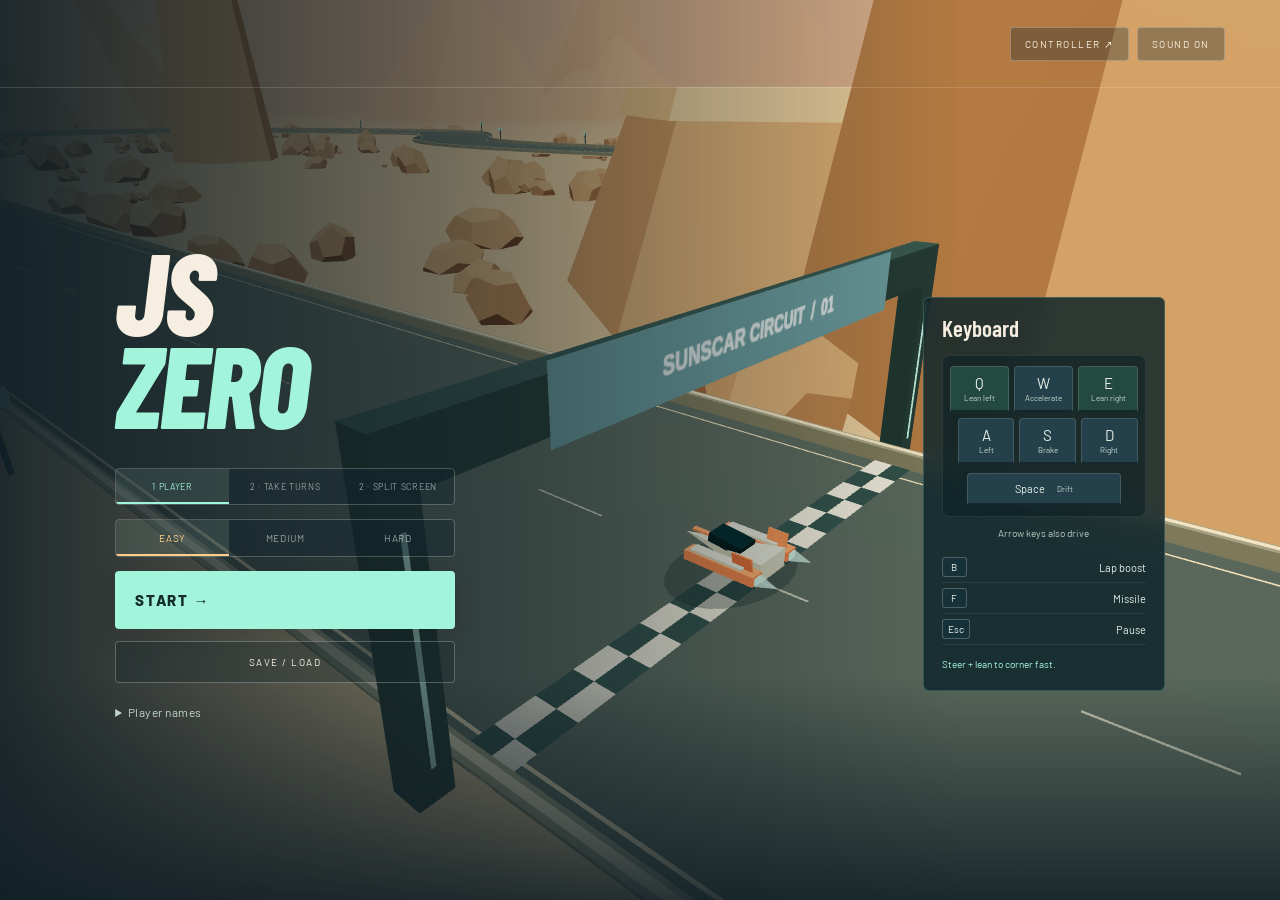
<file: index.html>
<!doctype html>
<html lang="en">
<head><meta charset="UTF-8"><meta name="viewport" content="width=device-width, initial-scale=1.0"><meta name="theme-color" content="#142427"><title>JS Zero</title>  <script type="module" crossorigin src="./assets/game-DAZKNezd.js"></script>
  <link rel="modulepreload" crossorigin href="./assets/controllers-DIOa_5-B.js">
  <link rel="modulepreload" crossorigin href="./assets/three-DtqWZ-eA.js">
  <link rel="stylesheet" crossorigin href="./assets/controllers-Cf6XSHxe.css">
</head>
<body>
  <div id="game"></div><div id="vignette"></div><div id="damage-flash"></div>
  <header><a class="wordmark" href="./" aria-label="JS Zero home"><span class="brand-icon">⋙</span> JS<span>ZERO</span></a><div class="header-actions"><a href="./controller.html" target="_blank" rel="noopener" class="icon-button">CONTROLLER ↗</a><button id="sound" class="icon-button" aria-label="Mute sound">SOUND ON</button></div></header>
  <main>
    <section id="menu" class="title-screen">
      <div class="title-content"><h1>JS<br><span>ZERO</span></h1>
      <div class="mode-switch" role="group" aria-label="Number of players"><button data-players="1" class="selected" aria-pressed="true">1 PLAYER</button><button data-players="2" aria-pressed="false">2 · TAKE TURNS</button><button data-players="split" aria-pressed="false">2 · SPLIT SCREEN</button></div>
      <div id="split-setup" hidden>
        <label>P1 · TOP<select id="input-p1" aria-label="Player 1 input"><option value="keyboard">Keyboard</option></select></label>
        <label>P2 · BOTTOM<select id="input-p2" aria-label="Player 2 input"><option value="pad:0">Controller 1 · connect & press a button</option></select></label>
        <p id="input-status" role="status"></p>
      </div>
      <div class="mode-switch difficulty-switch" role="group" aria-label="Difficulty"><button data-difficulty="easy" aria-pressed="true" title="Lighter damage, slower rivals">EASY</button><button data-difficulty="medium" aria-pressed="false" title="Original damage and rival speed">MEDIUM</button><button data-difficulty="hard" aria-pressed="false" title="Original damage, faster and steadier rivals">HARD</button></div>
      <button id="start" class="primary">START →</button><button id="menu-saves" class="icon-button">SAVE / LOAD</button><p id="menu-status" role="status" aria-live="polite"></p><p id="setup-note" hidden></p>
      <details class="play-options"><summary>Player names</summary><div id="names"><label>PLAYER 1<input id="name1" maxlength="18" value="Player 1" aria-label="Player 1 name"></label><label>PLAYER 2<input id="name2" maxlength="18" value="Player 2" aria-label="Player 2 name"></label></div><p>2 players take turns.</p></details></div>

      <aside class="keyboard-guide" aria-labelledby="keyboard-heading">
        <h2 id="keyboard-heading">Keyboard</h2>
        <div class="key-layout" aria-label="Driving keys arranged as on a keyboard">
          <div class="key-row"><span class="key-cap lean-key"><kbd>Q</kbd><small>Lean left</small></span><span class="key-cap drive-key"><kbd>W</kbd><small>Accelerate</small></span><span class="key-cap lean-key"><kbd>E</kbd><small>Lean right</small></span></div>
          <div class="key-row lower-row"><span class="key-cap drive-key"><kbd>A</kbd><small>Left</small></span><span class="key-cap drive-key"><kbd>S</kbd><small>Brake</small></span><span class="key-cap drive-key"><kbd>D</kbd><small>Right</small></span></div>
          <div class="key-row"><span class="key-cap space-key"><kbd>Space</kbd><small>Drift</small></span></div>
        </div>
        <p class="arrow-alternative">Arrow keys also drive</p>
        <dl>
          <div><dt><kbd>B</kbd></dt><dd>Lap boost</dd></div>
          <div><dt><kbd>F</kbd></dt><dd>Missile</dd></div>
          <div><dt><kbd>Esc</kbd></dt><dd>Pause</dd></div>
        </dl>
        <p class="corner-tip">Steer + lean to corner fast.</p>
      </aside>
    </section>
    <section id="world-guide" hidden aria-label="World track guide" data-theme="desert">
      <nav id="world-tabs" aria-label="Worlds"></nav><div class="guide-heading"><span id="world-number">WORLD 1</span><h2 id="world-name">Sunscar Desert</h2><span id="guide-pilot"></span></div>
      <div class="journey-map"><svg class="journey-land" viewBox="0 0 1000 470" preserveAspectRatio="xMidYMid slice" aria-hidden="true"><defs><pattern id="map-dots" width="36" height="36" patternUnits="userSpaceOnUse"><circle cx="3" cy="3" r="1" fill="currentColor" opacity=".2"/></pattern></defs><rect width="1000" height="470" fill="url(#map-dots)"/><path class="land-ridge" d="M-50 160 Q80 10 230 130 T500 90 T780 110 T1080 0 M-40 395 Q160 240 330 370 T700 390 T1080 280 M20 60 Q210 -30 350 20 M720 470 Q880 320 1060 390"/><path class="journey-road" d="M160 300 C280 330 300 130 500 160 S690 350 840 290"/><g class="map-decoration"><path d="M60 220l35-75 35 75z M880 135l30-70 35 70z M360 425l25-55 30 55z"/><circle cx="720" cy="75" r="18"/><circle cx="270" cy="100" r="9"/></g></svg><div id="track-nodes"></div></div>
      <div class="guide-actions"><button id="guide-home" class="secondary">TITLE SCREEN</button><button id="guide-race" class="primary">RACE →</button></div>
      <p id="journey-status" role="status" aria-live="polite"></p>
    </section>
    <section id="hud" hidden aria-label="Race dashboard"><div class="hud-top"><div class="pilot-panel"><div class="eyebrow" id="pilot">PLAYER 1 / SOLO RUN</div><div class="hull-label">HULL INTEGRITY <strong><span id="hp">100</span><small> HP</small></strong></div><div class="hp-track"><div id="hp-fill"></div></div></div><div class="race-place"><div class="position-panel"><span class="eyebrow">POSITION</span><strong><span id="position">8</span><small> / <span id="field-size">8</span></small></strong></div><div class="lap-panel"><span class="eyebrow">LAP</span><strong><span id="lap">01</span><small> / 03</small></strong></div></div><div class="time-panel"><span class="eyebrow">RACE TIME</span><strong id="time">00:00.00</strong><small>BEST LAP <span id="best-lap">— —</span></small></div></div><div id="race-message" role="status"></div><div id="countdown"></div><div id="launch-hint" role="status"></div><div class="hud-bottom"><div class="map-panel"><canvas id="minimap" width="240" height="190" aria-label="Track map"></canvas><span><span id="map-course">SUNSCAR CIRCUIT</span> <b id="map-number">01—01</b></span></div><div id="lean-status" hidden role="status"></div><div id="drift-meter" hidden><span id="drift-label">DRIFT</span><div class="drift-track"><div id="drift-fill"></div></div></div><div class="race-hints"><span><kbd>WASD</kbd> / <kbd>ARROWS</kbd> DRIVE</span><span><kbd>Q</kbd><kbd>E</kbd> LEAN</span><span><kbd>SPACE</kbd> DRIFT</span><span><kbd>B</kbd> BOOST</span><span><kbd>F</kbd> MISSILE</span><span><kbd>ESC</kbd> PAUSE</span></div><div class="speed-panel"><div id="missile-panel"><span>F · MISSILE</span><b id="missile-count">1</b></div><div id="boost-panel"><span id="boost-label">FINISH A LAP TO CHARGE</span><b><span id="boost-count">0</span> × BOOST</b><div class="boost-track"><div id="boost-gauge"></div></div></div><div id="momentum" hidden></div><div id="surface">ANTI-GRAV ONLINE</div><strong id="speed">000</strong><span>KM/H</span><div id="speed-line"></div></div></div></section>
    <section id="split-hud" hidden aria-label="Split-screen dashboards">
      <div class="split-dashboard" id="split-p1"><div class="split-stats"><strong class="split-name"></strong><span class="split-place"></span><span class="split-lap"></span><span class="split-hp"></span></div><div class="split-notice" role="status"></div><div class="split-bottom"><span class="split-equipment"></span><strong class="split-speed"></strong></div></div>
      <div class="split-dashboard" id="split-p2"><div class="split-stats"><strong class="split-name"></strong><span class="split-place"></span><span class="split-lap"></span><span class="split-hp"></span></div><div class="split-notice" role="status"></div><div class="split-bottom"><span class="split-equipment"></span><strong class="split-speed"></strong></div></div>
    </section>
    <section id="overlay" class="overlay" hidden><div class="dialog"><div class="eyebrow" id="result-eyebrow">RUN COMPLETE</div><h2 id="result-title">Course cleared.</h2><p id="result-copy"></p><div id="result-stats"></div><button id="continue" class="primary">RACE AGAIN <span>↗</span></button><button id="menu-button" class="secondary">BACK TO GARAGE</button></div></section>
    <div id="touch-controls" hidden><button data-control="left" aria-label="Steer left">◀</button><button data-control="right" aria-label="Steer right">▶</button><button data-control="leanLeft" aria-label="Lean left">LEAN ◀</button><button data-control="leanRight" aria-label="Lean right">LEAN ▶</button><button data-control="drift">DRIFT</button><button data-control="brake">BRAKE</button><button id="touch-boost" data-control="boost">B BOOST</button><button id="touch-fire" data-control="fire">MISSILE</button><button data-control="throttle">GO</button></div>
  </main>
</body></html>
</file>
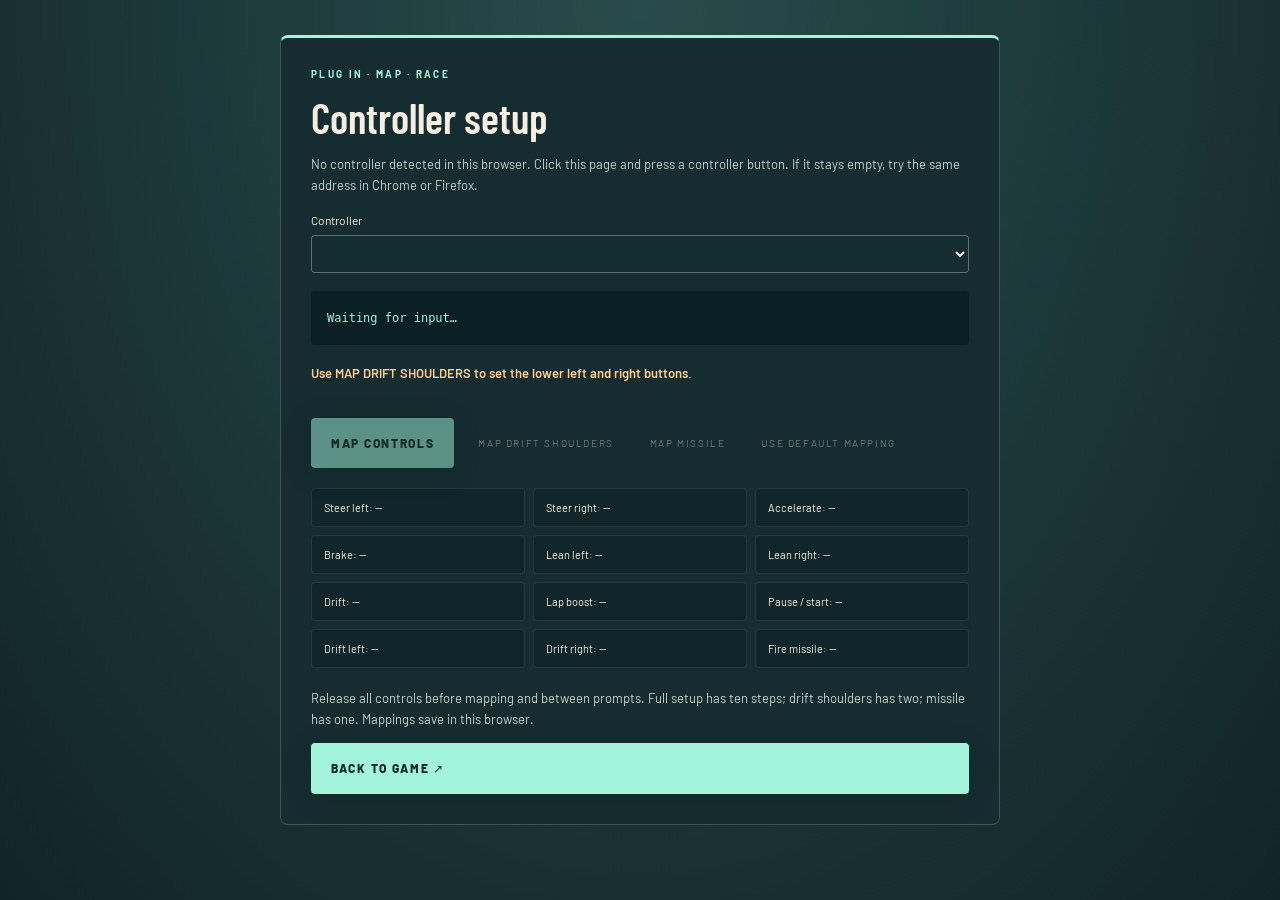
<file: controller.html>
<!doctype html><html lang="en"><head><meta charset="UTF-8"><meta name="viewport" content="width=device-width, initial-scale=1.0"><title>JS Zero — Controller Lab</title>  <script type="module" crossorigin src="./assets/controller-OOFhKgng.js"></script>
  <link rel="modulepreload" crossorigin href="./assets/controllers-DIOa_5-B.js">
  <link rel="stylesheet" crossorigin href="./assets/controllers-Cf6XSHxe.css">
</head><body class="controller-lab">    <section id="controller-panel" class="controller-overlay" role="region" aria-label="Controller setup">
      <div class="controller-dialog"><div class="eyebrow">PLUG IN · MAP · RACE</div><h2>Controller setup</h2>
      <p id="controller-status" role="status">Plug in a controller, then press a button with this page focused.</p>
      <label>Controller<select id="controller-device" aria-label="Connected controller"></select></label>
      <div id="controller-live" class="controller-live"></div>
      <p id="mapping-prompt" role="status">Use MAP DRIFT SHOULDERS to set the lower left and right buttons.</p>
      <div class="controller-actions"><button id="mapping-start" class="primary">MAP CONTROLS</button><button id="mapping-cancel" class="secondary" hidden>CANCEL MAPPING</button><button id="mapping-drift" class="secondary">MAP DRIFT SHOULDERS</button><button id="mapping-fire" class="secondary">MAP MISSILE</button><button id="mapping-reset" class="secondary">USE DEFAULT MAPPING</button></div>
      <div id="mapping-summary"></div><p class="controller-help">Release all controls before mapping and between prompts. Full setup has ten steps; drift shoulders has two; missile has one. Mappings save in this browser.</p>
      <a class="primary" href="./">BACK TO GAME ↗</a></div>
    </section></body></html>
</file>
<file: assets/controllers-Cf6XSHxe.css>
@import"https://fonts.googleapis.com/css2?family=Barlow+Condensed:wght@500;600;700;800;900&family=Barlow:wght@400;500;600;700;800&display=swap";:root{font-family:Barlow,Arial,sans-serif;color:#f6eee0;background:#142427;font-synthesis:none;--mint:#a2f4da;--orange:#ffb46d;--line:#ffffff24}*{box-sizing:border-box}body{margin:0;overflow:hidden}button,input{font:inherit}button{cursor:pointer}button:focus-visible,input:focus-visible{outline:2px solid var(--mint);outline-offset:5px}button{color:inherit}button:disabled{opacity:.5;cursor:default}[hidden]{display:none!important}#game,#game canvas,#vignette,#damage-flash{position:fixed;inset:0;width:100%;height:100%}#vignette{pointer-events:none;background:linear-gradient(90deg,#101e25ed 0%,#101e2585 37%,transparent 75%),linear-gradient(0deg,#101e25d9,transparent 25%);transition:opacity .5s}body.racing #vignette{opacity:.2}#damage-flash{pointer-events:none;background:#ff391d;opacity:0;z-index:4}header{position:fixed;top:0;left:0;right:0;height:88px;padding:0 4.3%;display:flex;align-items:center;justify-content:space-between;z-index:10;border-bottom:1px solid var(--line)}.wordmark{text-decoration:none;color:#fff;font-size:20px;font-weight:800;letter-spacing:2px;display:flex;align-items:center;gap:6px}.wordmark>span:not(.brand-icon){font-weight:400}.brand-icon{color:var(--mint);font-size:38px;margin-right:9px}.edition{font-size:10px;font-weight:600;letter-spacing:2px;color:#e5e0ceab;display:flex;gap:16px;align-items:center}.edition i{width:4px;height:4px;background:var(--mint);border-radius:100%}.icon-button{background:#17292b55;border:1px solid #ffffff40;font-size:10px;letter-spacing:1.5px;padding:10px 14px;border-radius:4px}.screen{position:absolute;inset:88px 0 0;padding:6vh 5% 110px;display:flex;justify-content:space-between;align-items:center;gap:50px}.intro{max-width:650px}.eyebrow{font-size:10px;font-weight:700;letter-spacing:2.3px;color:var(--mint);display:flex;align-items:center;gap:10px}.live-dot{height:6px;width:6px;border-radius:50%;background:var(--mint);box-shadow:0 0 12px #a2f4da88}h1{font-family:Barlow Condensed,Impact,sans-serif;font-size:clamp(62px,6.7vw,104px);line-height:.94;text-transform:uppercase;font-weight:800;letter-spacing:-1px;margin:24px 0 20px}p{line-height:1.6}.intro-copy{color:#e3e6dfb0;font-size:16px;margin:0 0 26px}.course-info{display:flex;gap:30px;padding-bottom:24px}.course-info>span{font-size:9px;letter-spacing:1.5px;color:#dce5e19c;display:flex;align-items:baseline;gap:8px}.course-info b{font-family:Barlow Condensed,Impact,sans-serif;font-size:28px;color:#fff;font-weight:600;letter-spacing:0}.race-setup{max-width:410px;border-top:1px solid var(--line);padding-top:20px}.setup-label{font-size:9px;color:#c6d3cf;letter-spacing:1.8px;margin-bottom:12px}.mode-switch{display:flex;border:1px solid #ffffff35;border-radius:4px;overflow:hidden;margin-bottom:12px}.mode-switch button{flex:1;border:0;background:#10242e66;font-size:10px;letter-spacing:.7px;padding:12px 8px;color:#ffffff8c}.mode-switch button.selected{background:#b4e4d31c;color:var(--mint);box-shadow:inset 0 -2px var(--mint)}.primary{border:0;border-radius:4px;display:flex;align-items:center;justify-content:space-between;width:100%;background:var(--mint);color:#142c2b;font-weight:800;font-size:12px;letter-spacing:1.7px;padding:18px 20px;box-shadow:0 5px 30px #0002;transition:background .15s,transform .15s}.primary:hover{background:#c5ffe9;transform:translateY(-2px)}.primary span{font-size:23px;line-height:16px}.setup-note{font-size:11px;color:#c7d3c7a1;margin-top:11px}.controls{display:flex;gap:20px;margin-top:26px;color:#d9e1d8b0;font-size:9px;letter-spacing:.5px}.controls>span{display:flex;gap:4px;align-items:center}kbd{display:inline-flex;align-items:center;justify-content:center;padding:3px 5px;min-width:20px;border:1px solid #ffffff3a;border-radius:3px;font-family:inherit;font-size:10px;color:#e3eee6;background:#13232c66}.course-card{align-self:flex-end;width:290px;flex-shrink:0;background:#14292ce8;-webkit-backdrop-filter:blur(16px);backdrop-filter:blur(16px);padding:25px;border:1px solid #d5ece42b;border-top:2px solid var(--mint);border-radius:5px;margin-bottom:12px}.course-card .eyebrow{font-size:8px;letter-spacing:1.2px;justify-content:space-between}.course-card .eyebrow span{color:#97a8a5}h2{font-family:Barlow Condensed,Impact,sans-serif;font-weight:600;font-size:36px;line-height:1.05;margin:17px 0 6px}.course-card p{font-size:12px;color:#a4b5af;margin:0}.course-tags{display:flex;gap:7px;margin:17px 0 24px}.course-tags span{font-size:8px;letter-spacing:1.5px;border:1px solid #ffffff2b;padding:5px 7px;color:#bbccc4;border-radius:3px}.course-rule{display:flex;gap:12px;align-items:center;margin:18px 0}.course-rule b{display:block;font-size:12px;font-weight:600}.course-rule small{display:block;font-size:10px;color:#a4b5af;margin-top:5px}.swatch{width:25px;height:25px;border-radius:3px;flex-shrink:0;transform:skewY(-12deg)}.swatch.boost{background:repeating-linear-gradient(0deg,#a2f4da 0 4px,#3b7c7220 4px 8px)}.swatch.rough{background:repeating-linear-gradient(45deg,#ca975d 0 2px,#977144 2px 6px)}.swatch.wall{border-top:5px solid #ffc393;background:#d3785544;border-bottom:5px solid #d37855}.record{border-top:1px solid var(--line);padding-top:20px;margin-top:24px;display:flex;justify-content:space-between;align-items:center;font-size:8px;letter-spacing:1px;color:#9fb4aa}.record strong{color:#e5ebdc;font-size:17px;font-variant-numeric:tabular-nums;font-weight:500}footer{position:absolute;bottom:24px;left:5%;right:5%;border-top:1px solid var(--line);padding-top:20px;display:flex;align-items:center;gap:25px;justify-content:space-between;font-size:8px;letter-spacing:1px;color:#e0e5d781}.worlds{display:flex;gap:18px}.worlds span{opacity:.48}.worlds .current{color:var(--mint);opacity:1}.future-note{font-size:7px;max-width:75px;line-height:1.6}#names{display:flex;gap:10px;margin-bottom:12px}#names label{width:50%;font-size:8px;letter-spacing:1px;color:#a5bbb2}input{width:100%;background:#0f252a;border:1px solid #ffffff30;border-radius:3px;padding:8px;color:#fff;font-size:12px;margin-top:5px}.hud-top{position:absolute;top:116px;left:4.3%;right:4.3%;display:flex;justify-content:space-between;align-items:flex-start;gap:35px}.pilot-panel{width:260px;padding:18px;background:#112c30bb;border:1px solid #ffffff25;border-radius:4px}.hull-label{display:flex;align-items:center;justify-content:space-between;font-size:9px;letter-spacing:1px;margin:14px 0 9px}.hull-label strong{font-size:24px;font-weight:600}.hull-label small{font-size:10px;color:#bfd4c3}.hp-track{background:#ffffff20;height:5px}.hp-track>div{background:var(--mint);height:100%;width:100%;transition:width .1s}.lap-panel{position:absolute;left:50%;transform:translate(-50%);text-align:center;text-shadow:0 2px 20px #112c30}.lap-panel .eyebrow{justify-content:center}.lap-panel strong{display:block;font-family:Barlow Condensed,Impact,sans-serif;font-size:64px;line-height:1.1;font-weight:600}.lap-panel small{font-size:26px;color:#ebeee6b0}.time-panel{text-align:right;text-shadow:0 2px 15px #000}.time-panel .eyebrow{justify-content:flex-end}.time-panel strong{font-family:Barlow Condensed,Impact,sans-serif;font-size:40px;font-weight:500;display:block;font-variant-numeric:tabular-nums}.time-panel>small{font-size:9px;letter-spacing:1px;color:#d3dfd4}.time-panel>small span{margin-left:12px}#countdown{position:absolute;top:40%;width:100%;text-align:center;font-family:Barlow Condensed,Impact,sans-serif;font-weight:800;font-size:110px;color:var(--mint);text-shadow:0 4px 40px #0008}#race-message{position:absolute;top:30%;width:100%;text-align:center;font-weight:700;font-size:14px;letter-spacing:3px;text-shadow:0 2px 12px #000}.hud-bottom{position:absolute;bottom:30px;left:4.3%;right:4.3%;display:flex;justify-content:space-between;align-items:flex-end}.map-panel{width:204px;background:#14292ca8;border:1px solid #ffffff25;border-radius:4px;padding:10px}#minimap{width:180px;height:142px}.map-panel>span{display:flex;justify-content:space-between;font-size:8px;letter-spacing:.7px;color:#c7d9ca}.map-panel b{color:var(--mint);font-weight:500}.race-hints{display:flex;gap:20px;font-size:8px;letter-spacing:1px;opacity:.75}.speed-panel{text-align:right;width:190px}.speed-panel>div:first-child{font-size:9px;letter-spacing:2px;color:var(--mint);margin-bottom:3px}.speed-panel strong{font-family:Barlow Condensed,Impact,sans-serif;font-size:94px;font-weight:600;line-height:1;letter-spacing:-2px;font-variant-numeric:tabular-nums;text-shadow:0 4px 24px #10202055}.speed-panel>span{font-size:10px;letter-spacing:1px;margin-left:9px}#speed-line{height:4px;background:var(--mint);width:0;margin-top:10px;margin-left:auto}.overlay{position:absolute;inset:88px 0 0;background:#0c1c25a0;-webkit-backdrop-filter:blur(9px);backdrop-filter:blur(9px);display:flex;align-items:center;justify-content:center;z-index:6}.dialog{width:460px;max-width:90vw;background:#152d30f5;border:1px solid #b3d4c333;border-top:3px solid var(--mint);border-radius:6px;padding:36px}.dialog h2{font-size:62px;margin:20px 0}.dialog p{font-size:14px;color:#b7cdc1}.secondary{background:transparent;border:0;color:#b7cdc1;letter-spacing:1.6px;font-size:10px;width:100%;padding:18px 0 0}#result-stats{display:flex;justify-content:space-between;border-top:1px solid var(--line);padding:18px 0;margin:20px 0 8px}#result-stats small{font-size:9px;color:#a9c7b8;letter-spacing:1px}#result-stats strong{display:block;font-family:Barlow Condensed,Impact,sans-serif;font-size:30px;font-weight:500;margin-top:5px}#touch-controls{position:absolute;bottom:10px;left:10px;right:10px;display:flex;gap:10px;z-index:5}#touch-controls button{touch-action:none;-webkit-user-select:none;user-select:none;background:#122c31c9;border:1px solid #d5ffe970;border-radius:8px;padding:20px;color:var(--mint)}#touch-controls button:nth-child(3){margin-left:auto}@media(max-height:800px)and (min-width:851px){.screen{padding-top:24px;padding-bottom:82px}h1{font-size:85px;margin:18px 0}.intro-copy{margin-bottom:14px}.course-info{padding-bottom:15px}.race-setup{padding-top:14px}.controls{margin-top:18px}.course-card{padding:20px}.course-rule{margin:14px 0}.course-tags{margin-bottom:16px}footer{bottom:18px;padding-top:14px}}@media(max-width:1100px){.edition{display:none}.course-card{width:260px}.screen{gap:20px}footer>span:first-child{display:none}.controls{gap:12px}.race-hints{display:none}}@media(max-width:850px){header{height:65px;padding:0 5%}.wordmark{font-size:15px}.brand-icon{font-size:30px}.screen{inset:65px 0 0;padding:28px 6% 65px;align-items:center}.intro{max-width:500px}h1{font-size:clamp(58px,10vw,90px)}.course-card{display:none}footer{bottom:15px;padding-top:12px}.worlds{gap:12px;font-size:7px}.future-note{display:none}.hud-top{top:85px}.pilot-panel{width:190px;padding:12px}.pilot-panel .eyebrow{font-size:8px}.time-panel strong{font-size:30px}.lap-panel strong{font-size:48px}.hud-bottom{bottom:95px}.map-panel{width:150px}#minimap{width:128px;height:100px}.map-panel>span{font-size:6px}.speed-panel strong{font-size:65px}.speed-panel{width:155px}.overlay{inset:65px 0 0}}@media(max-height:650px){.screen{overflow:auto;align-items:flex-start;padding-bottom:70px}.intro .eyebrow{font-size:8px}h1{font-size:60px;margin:12px 0}.intro-copy{margin-bottom:12px}.course-info{padding-bottom:12px}.course-info b{font-size:22px}.race-setup{padding-top:10px}.controls{margin-top:15px}footer{display:none}.course-card{display:none}.hud-top{top:75px}.hud-bottom{bottom:18px}.map-panel{width:145px}#minimap{width:120px;height:95px}.dialog{padding:22px}.dialog h2{font-size:46px;margin:12px 0}#result-stats{margin-top:10px;padding:12px 0}}#drift-meter{position:absolute;left:50%;bottom:50px;transform:translate(-50%);width:240px;text-align:center;padding:12px;background:#152d30d9;border:1px solid #ffce8955;border-radius:4px}#drift-label{font-size:9px;letter-spacing:1px;color:#ffce89}.drift-track{height:4px;background:#ffffff25;margin-top:9px}#drift-fill{height:100%;width:0;background:#ffce89}.controls{flex-wrap:wrap;row-gap:8px}#touch-controls button{padding:16px 13px}@media(max-width:600px){#drift-meter{bottom:165px;width:210px}}#lean-status{position:absolute;left:50%;bottom:120px;transform:translate(-50%);padding:9px 14px;background:#152d30df;border:1px solid #a2f4da70;border-radius:4px;color:var(--mint);font-size:10px;letter-spacing:1.5px;white-space:nowrap}@media(max-width:600px){#lean-status{bottom:235px}#touch-controls{display:grid;grid-template-columns:repeat(7,minmax(0,1fr));gap:5px}#touch-controls button{font-size:9px;padding:14px 2px;margin:0;min-width:0}}.race-place{position:absolute;left:50%;transform:translate(-50%);display:flex;align-items:center;gap:28px;text-shadow:0 2px 18px #102428}.race-place .eyebrow{justify-content:center}.position-panel{text-align:center}.position-panel strong{display:block;font-family:Barlow Condensed,Impact,sans-serif;font-size:84px;line-height:1;color:#a2f4da}.position-panel small{font-size:27px;color:#f6eee0}.race-place .lap-panel{position:static;transform:none}.race-place .lap-panel strong{font-size:43px}.race-place .lap-panel small{font-size:20px}#boost-panel{margin-bottom:20px;padding:12px;background:#182635e6;border:1px solid #c99eff65;border-radius:4px;text-align:left}#boost-panel.active{border-color:#e0b8ff;box-shadow:0 0 20px #aa70ff45}#boost-label{display:block;font-size:8px;letter-spacing:1px;color:#dfc7ff}#boost-panel b{display:block;font-size:14px;font-weight:600;color:#dfc7ff;margin-top:6px}.boost-track{height:4px;background:#ffffff20;margin-top:9px}#boost-gauge{height:100%;width:0;background:#c79fff}#surface{font-size:9px;letter-spacing:2px;color:var(--mint);margin-bottom:3px}.race-hints{gap:12px}@media(max-width:850px){.race-place{gap:16px}.position-panel strong{font-size:58px}.race-place .lap-panel strong{font-size:32px}.position-panel small{font-size:20px}#boost-panel{padding:9px;margin-bottom:12px}#boost-label{font-size:7px}}@media(max-width:600px){.hud-top{top:78px;gap:8px}.pilot-panel{width:140px;padding:8px}.pilot-panel .eyebrow{font-size:6px;letter-spacing:.7px}.hull-label{font-size:7px}.race-place{left:50%;top:84px;gap:14px}.position-panel strong{font-size:54px}.time-panel strong{font-size:27px}#race-message{top:35%;font-size:10px;letter-spacing:1px}#touch-controls{grid-template-columns:repeat(4,minmax(0,1fr));gap:5px}.hud-bottom{bottom:120px}#lean-status{bottom:250px}#drift-meter{bottom:180px}}@media(max-width:600px){#touch-controls button:nth-child(3){margin-left:0}}.header-actions{display:flex;gap:8px;align-items:center}.header-actions a{text-decoration:none;color:inherit}.course-picker{display:block;font-size:9px;letter-spacing:1.4px;color:var(--mint);margin-bottom:14px}select{display:block;width:100%;padding:10px;margin-top:7px;background:#132d31;color:#f6eee0;border:1px solid #ffffff50;border-radius:4px;font:inherit;font-size:12px}.controller-lab{overflow:auto;background:radial-gradient(ellipse at top,#284c4b,#122428);min-height:100vh}.controller-overlay{padding:35px 18px}.controller-dialog{max-width:720px;margin:auto;padding:30px;background:#152d30;border:1px solid #ffffff30;border-top:3px solid var(--mint);border-radius:8px}.controller-dialog h2{margin:15px 0;font-size:42px}.controller-dialog p{font-size:13px;color:#bed4ca}.controller-dialog label{font-size:12px}.controller-live{white-space:pre-wrap;overflow-wrap:anywhere;padding:16px;background:#0a2024;border-radius:4px;margin:18px 0;font:12px/1.9 monospace;color:#a2f4da}.controller-actions{display:flex;gap:12px;align-items:center;flex-wrap:wrap}.controller-actions button{width:auto}.controller-actions .secondary{padding:12px}.controller-dialog a{text-decoration:none}#mapping-prompt{min-height:42px;color:#ffcc92;font-weight:600}#mapping-summary{display:grid;grid-template-columns:repeat(3,1fr);gap:8px;margin:20px 0}#mapping-summary div{font-size:11px;padding:12px;background:#10262a;border:1px solid #ffffff15;border-radius:4px}#mapping-summary .input-active{background:#a2f4da;color:#10262a}@media(max-width:600px){#mapping-summary{grid-template-columns:repeat(2,1fr)}.header-actions{gap:5px}.header-actions .icon-button{font-size:8px;padding:9px}.controller-dialog{padding:18px}}@media(max-height:800px)and (min-width:851px){h1{font-size:72px}.screen{padding-top:15px}.course-picker{margin-bottom:10px}.course-info{padding-bottom:10px}.controls{margin-top:12px}}@media(min-width:851px)and (max-height:800px){.screen{align-items:flex-start;padding-top:24px}h1{font-size:64px;margin:14px 0}.intro-copy{margin-bottom:10px}.course-info{padding-bottom:8px}.race-setup{padding-top:10px}.mode-switch,#names{margin-bottom:9px}.setup-note{margin-top:8px}.controls{margin-top:10px}.course-picker{margin-bottom:9px}}.title-screen{position:absolute;inset:88px 0 0;display:flex;align-items:center;padding:30px 9%;overflow:auto}.title-content{width:340px;max-width:100%;padding-bottom:25px}.title-content h1{font-size:clamp(88px,9vw,148px);font-style:italic;line-height:.81;letter-spacing:-3px;margin:0 0 38px}.title-content h1 span{color:var(--mint)}.title-content .mode-switch{margin-bottom:14px}.title-content .primary{font-size:15px;padding:20px}.play-options{margin-top:22px;color:#c2d6cd;font-size:12px}.play-options summary{cursor:pointer;letter-spacing:.5px}.play-options p{font-size:12px}.play-options #names{margin-top:18px}.title-content #names label{width:100%}body:not(.racing) header .wordmark{visibility:hidden}.title-screen .setup-note{display:none}#world-guide{position:absolute;inset:88px 0 0;overflow:auto;background:#1d3436f5;padding:24px 6% 26px;--world:#efba78;--land:#846b4d;--map:#b09268;color:#f8f1df}#world-guide[data-theme=cavern]{--world:#c5a2ff;--land:#4d435c;--map:#514765;background:#161b2bf5}#world-guide[data-theme=ocean]{--world:#83e7e6;--land:#347c84;--map:#326776;background:#103346f5}#world-tabs{display:flex;justify-content:center;gap:10px}#world-tabs button{padding:10px 16px;background:none;border:1px solid #ffffff25;border-radius:30px;color:#c1cfc9;font-size:11px;letter-spacing:.6px}#world-tabs button.selected{border-color:var(--world);color:var(--world);background:#ffffff09}#world-tabs .future-world:not(.selected){opacity:.5}.guide-heading{text-align:center;margin:22px auto 10px}.guide-heading>span{font-size:10px;letter-spacing:2px;color:var(--world)}.guide-heading h2{font-size:44px;margin:7px 0 12px}.guide-heading #guide-pilot{color:#f8f1df;letter-spacing:1px}.journey-map{position:relative;max-width:1000px;height:360px;margin:auto;border:1px solid #ffffff15;border-radius:28px;overflow:hidden;background:var(--map);box-shadow:0 30px 65px #0003,inset 0 0 80px #0002}.journey-land{position:absolute;width:100%;height:100%;color:#fff2cf}.land-ridge{fill:none;stroke:var(--land);stroke-width:25;opacity:.4}.journey-road{fill:none;stroke:#fff5d7;stroke-width:5;stroke-linecap:round;stroke-dasharray:2 14;opacity:.65}.map-decoration{fill:var(--land);opacity:.7}#track-nodes{position:absolute;inset:0}.track-node{position:absolute;width:22%;border:1px solid #ffffff20;border-radius:14px;background:#172929d9;padding:13px 12px 15px;transform:translate(-50%,-50%);color:#f7f5e9;box-shadow:0 12px 20px #0003}.track-node.node-0{left:17%;top:61%}.track-node.node-1{left:50%;top:40%}.track-node.node-2{left:83%;top:60%}.track-node svg{width:100%;height:95px;display:block;margin:5px auto}.track-node path{fill:none;stroke:var(--world);stroke-width:6;stroke-linecap:round;stroke-linejoin:round}.track-node strong{display:block;font-family:Barlow Condensed,Impact,sans-serif;font-size:24px;font-weight:600}.track-node small{display:block;font-size:8px;letter-spacing:1.2px;margin-top:7px;color:#d6e1d7}.track-node.current{border:2px solid var(--world);box-shadow:0 0 0 6px #ffffff0c,0 15px 30px #0005}.node-number{display:grid;place-items:center;width:26px;height:26px;margin:-27px auto 0;border-radius:50%;background:var(--world);color:#243033;font-weight:800}.track-node.locked{opacity:1;background:#434b4cf2;color:#b9c0bd;box-shadow:none;cursor:default}.track-node.locked path{stroke:#949f9a}.track-node.locked .node-number{background:#727f7b;color:#c2cbc7}.track-node.locked small{color:#a7b1ad}.track-node.cleared:not(.current){border-color:#9de4c08c}.guide-actions{display:flex;max-width:1000px;margin:20px auto 0;align-items:center;justify-content:space-between;gap:20px}.guide-actions .primary{width:240px;background:var(--world)}.guide-actions .secondary{width:auto;padding:14px 0;color:#dce6df}@media(max-width:850px){.title-screen{inset:65px 0 0;padding:30px 8%}#world-guide{inset:65px 0 0;padding:22px 4%}.guide-heading h2{font-size:38px}.journey-map{height:340px}.track-node{width:28%;padding:12px 8px}.track-node strong{font-size:20px}.track-node svg{height:85px}.track-node.node-0{left:16%;top:64%}.track-node.node-2{left:84%;top:64%}#world-tabs button{font-size:9px;padding:10px}.guide-heading{margin-top:20px}}@media(max-width:520px){#world-tabs{gap:5px}#world-tabs button{font-size:8px;padding:9px 7px}.journey-map{height:350px}.track-node{width:29%;padding:12px 5px}.track-node strong{font-size:17px}.track-node svg{height:65px}.track-node small{font-size:7px;letter-spacing:.5px}.guide-heading h2{font-size:32px}.guide-actions .primary{width:180px}.title-content h1{font-size:105px}}@media(max-height:700px){.title-content h1{font-size:94px;margin-bottom:24px}.title-screen{align-items:flex-start;padding-top:28px}.guide-heading{margin:12px auto 6px}.guide-heading h2{font-size:34px;margin:5px 0}.journey-map{height:290px}.guide-actions{margin-top:12px}.track-node svg{height:70px}}#momentum{font-size:10px;letter-spacing:1px;color:#ffcf89;margin-bottom:7px}.difficulty-switch button.selected{color:#ffcf89;box-shadow:inset 0 -2px #ffcf89}#world-tabs{flex-wrap:wrap}#world-guide[data-theme=fire]{--world:#ffb06e;--land:#6f3c41;--map:#924a3d;background:#321c2bf5}#world-guide[data-theme=ice]{--world:#b8eeff;--land:#4c859f;--map:#77aabc;background:#243e54f5}#world-guide[data-theme=city]{--world:#e5a9ff;--land:#434170;--map:#4d4974;background:#19172ef5}#track-nodes[data-count="5"] .track-node{width:17%;padding:12px 7px}#track-nodes[data-count="5"] .track-node strong{font-size:20px}#track-nodes[data-count="5"] .track-node svg{height:82px}#track-nodes[data-count="5"] .node-0{left:11%;top:61%}#track-nodes[data-count="5"] .node-1{left:30.5%;top:40%}#track-nodes[data-count="5"] .node-2{left:50%;top:61%}#track-nodes[data-count="5"] .node-3{left:69.5%;top:40%}#track-nodes[data-count="5"] .node-4{left:89%;top:61%}@media(max-width:650px){.journey-map:has([data-count="5"]){height:480px}#track-nodes[data-count="5"] .track-node{width:28%}#track-nodes[data-count="5"] .node-0{left:17%;top:29%}#track-nodes[data-count="5"] .node-1{left:50%;top:24%}#track-nodes[data-count="5"] .node-2{left:83%;top:29%}#track-nodes[data-count="5"] .node-3{left:33%;top:74%}#track-nodes[data-count="5"] .node-4{left:67%;top:74%}}#missile-panel{display:flex;justify-content:space-between;align-items:center;gap:18px;padding:8px 10px;margin-bottom:8px;background:#ffb87918;border:1px solid #ffb87955;color:#ffd6a9;font-size:10px;letter-spacing:1px}#missile-count{font-size:20px}#missile-panel.empty{opacity:.45}.pilot-panel[data-warning="1"] .hull-label{color:#ff9a85}.pilot-panel[data-warning="2"] .hull-label{color:#ff6049;text-shadow:0 0 10px #ff301a88}#journey-status{max-width:1000px;margin:8px auto;color:var(--mint);font-size:12px;min-height:1em}.save-menu{width:660px;max-width:calc(100vw - 32px);max-height:calc(100dvh - 32px);overflow:auto;background:#14292d;color:#f6eee0;border:1px solid #a2f4da55;border-top:3px solid var(--mint);border-radius:8px;padding:28px;box-shadow:0 24px 100px #0008}.save-menu::backdrop{background:#081b26bb;-webkit-backdrop-filter:blur(8px);backdrop-filter:blur(8px)}.save-heading{display:flex;align-items:center;justify-content:space-between;gap:20px}.save-heading h2{margin:0;font-size:36px}.save-heading button{flex-shrink:0}.save-current{margin:14px 0 20px;color:#b7cdc1;font-size:13px}.save-current-row{display:flex;align-items:center;justify-content:space-between;gap:14px;margin:14px 0 20px}.save-current-row .save-current{margin:0}.save-current-row button{flex-shrink:0}.save-menu .save-danger{color:#ffb49b;border-color:#ffb49b66}.save-confirm>div{flex-wrap:wrap}.save-slot{display:flex;justify-content:space-between;align-items:center;gap:20px;padding:18px 0;border-top:1px solid var(--line)}.save-slot h3{font-size:17px;margin:8px 0 4px;font-weight:600}.save-slot p{font-size:13px;margin:0 0 5px;color:#dae5df}.save-slot small{font-size:11px;color:#aac1b7}.save-slot-actions{display:flex;gap:8px;flex-shrink:0}.save-slot-actions button:first-child{color:var(--mint);border-color:#a2f4da66}.save-slot-actions button:disabled{opacity:.3}.save-confirm{padding:14px;background:#ffffff09;border:1px solid #ffb46d66;border-radius:4px}.save-confirm p{margin:0 0 12px;font-size:13px}.save-confirm>div{display:flex;gap:12px}.save-confirm [data-confirm]{color:var(--orange)}.save-status{font-size:13px;color:var(--mint);margin:14px 0;min-height:1.6em}.save-note{font-size:11px;color:#aac1b7;margin:0}@media(max-width:520px){.guide-actions{flex-wrap:wrap;gap:12px}.guide-actions .primary{width:100%}.save-menu{padding:20px}.save-heading{gap:10px}.save-heading h2{font-size:30px}.save-current-row{align-items:flex-start;flex-direction:column}.save-slot{align-items:flex-start;flex-direction:column;gap:12px}.save-slot-actions{align-self:flex-end}.save-slot h3{font-size:16px}}#menu-saves{width:100%;margin-top:12px;padding:14px}#menu-status{font-size:12px;color:var(--mint);margin:8px 0;min-height:0}#menu-status:empty{display:none}.save-slot{display:grid;grid-template-columns:minmax(0,1fr) 186px;gap:18px}.save-slot-actions{display:grid;grid-template-columns:1fr 1fr;gap:8px}.save-slot-actions button{padding:10px 8px;font-size:9px;letter-spacing:.6px}.save-naming{display:flex;gap:8px;align-items:center;margin-top:10px}.save-naming input{min-width:0;margin:0}.save-naming button{padding:9px;letter-spacing:.5px;font-size:9px}.save-slot .eyebrow{overflow-wrap:anywhere}#launch-hint{position:absolute;top:calc(40% + 116px);width:100%;text-align:center;font-size:12px;letter-spacing:1.5px;font-weight:700;color:#ffe2bb;text-shadow:0 2px 8px #000}#launch-hint.ready{color:var(--mint)}@media(max-width:600px){.save-slot{grid-template-columns:1fr}.save-slot-actions{grid-template-columns:repeat(4,1fr);align-self:auto}.save-naming{max-width:100%}}.title-screen{gap:clamp(40px,8vw,140px)}.title-content{flex-shrink:0}.keyboard-guide{flex-shrink:0;margin-left:auto;width:242px;max-width:100%;padding:18px;background:#10262bd9;border:1px solid #a2f4da33;border-radius:6px;-webkit-backdrop-filter:blur(10px);backdrop-filter:blur(10px)}.keyboard-guide h2{font-size:23px;margin:0 0 15px}.key-layout{padding:10px 7px;background:#091c2180;border:1px solid #ffffff15;border-radius:7px}.key-row{display:flex;gap:5px;margin-bottom:5px}.key-row:last-child{margin-bottom:0}.key-row.lower-row{padding-left:8px}.key-cap{display:flex;flex:1;flex-direction:column;align-items:center;justify-content:center;min-height:47px;border:1px solid #ffffff24;border-bottom:3px solid #0006;border-radius:4px;background:#24404a}.keyboard-guide .key-cap kbd{padding:0;background:none;border:0;font-size:15px}.key-cap small{font-size:8px;line-height:1.5;color:#cadbd3;white-space:nowrap}.key-cap.lean-key{background:#234940;color:var(--mint)}.key-cap.space-key{min-height:33px;margin:3px 17px 0;flex-direction:row;gap:12px}.keyboard-guide .space-key kbd{font-size:11px}.keyboard-guide .arrow-alternative{font-size:10px;color:#b4c6bf;text-align:center;margin:8px 0 11px}.keyboard-guide dl{margin:0}.keyboard-guide dl>div{display:flex;align-items:center;justify-content:space-between;padding:5px 0;border-bottom:1px solid #ffffff12}.keyboard-guide dt{display:flex;align-items:center}.keyboard-guide kbd{min-width:25px;padding:3px 5px;font-size:10px;background:#173138}.keyboard-guide dd{margin:0;font-size:11px;color:#e0ece5}.keyboard-guide .corner-tip{font-size:10px;line-height:1.5;margin:12px 0 0;color:var(--mint)}@media(max-width:900px){.title-screen{padding:28px 6%;gap:32px}.title-content{width:300px}}@media(max-width:650px){.title-screen{flex-direction:column;align-items:flex-start;gap:24px}.title-content{order:-1;width:100%;max-width:340px;margin:0 auto;padding-bottom:0}.title-content h1{font-size:90px;margin-bottom:25px}.keyboard-guide{width:242px;margin:0 auto 28px}}#split-setup{margin:12px 0 16px}#split-setup label{display:block;font-size:10px;letter-spacing:1px;margin:10px 0;color:#a2f4da}#split-setup label:nth-child(2){color:#77baff}#split-setup select{display:block;width:100%;margin-top:6px;background:#173138;color:#ecf4ef;border:1px solid #ffffff40;padding:9px;font:12px Arial}#input-status{font-size:11px;color:#ffd1a1;line-height:1.5;margin:6px 0}.mode-switch [data-players]{font-size:9px;padding:12px 5px}#split-hud{position:absolute;inset:0;pointer-events:none}.split-dashboard{position:absolute;left:0;right:0;height:50%;color:#a2f4da}.split-dashboard:nth-child(2){top:50%;border-top:3px solid #e6f3ed;color:#77baff}.split-stats{display:flex;align-items:center;gap:22px;position:absolute;top:12px;left:16px;right:16px;padding:9px 14px;background:#0e232bdd;font-size:14px}.split-name{margin-right:auto;max-width:35%;overflow:hidden;text-overflow:ellipsis;white-space:nowrap}.split-place{font-size:24px;font-weight:700}.split-hp[data-warning=true]{color:#ff806d}.split-bottom{position:absolute;bottom:12px;left:20px;right:20px;display:flex;justify-content:space-between;align-items:center;text-shadow:0 2px 5px #000}.split-equipment{padding:7px 10px;background:#0e232bdd;font-size:12px;white-space:pre-line}.split-speed{font-size:27px}.split-notice{position:absolute;top:24%;left:8%;right:8%;text-align:center;font-size:20px;font-weight:700;text-shadow:0 2px 5px #000}.split-active header{display:none}.split-active #hud,.split-active #touch-controls{display:none!important}.split-active #countdown{display:none}.split-active .overlay{z-index:30}.split-active #damage-flash{display:none}@media(max-width:600px){.split-stats{gap:8px;left:5px;right:5px;padding:6px;font-size:10px}.split-place{font-size:18px}.split-name{max-width:29%}.split-bottom{left:10px;right:10px}.split-speed{font-size:21px}.split-equipment{font-size:10px}.split-notice{font-size:15px}}.title-screen{align-items:safe center}.configuring-split .title-content h1{font-size:82px;margin-bottom:24px}
</file>
